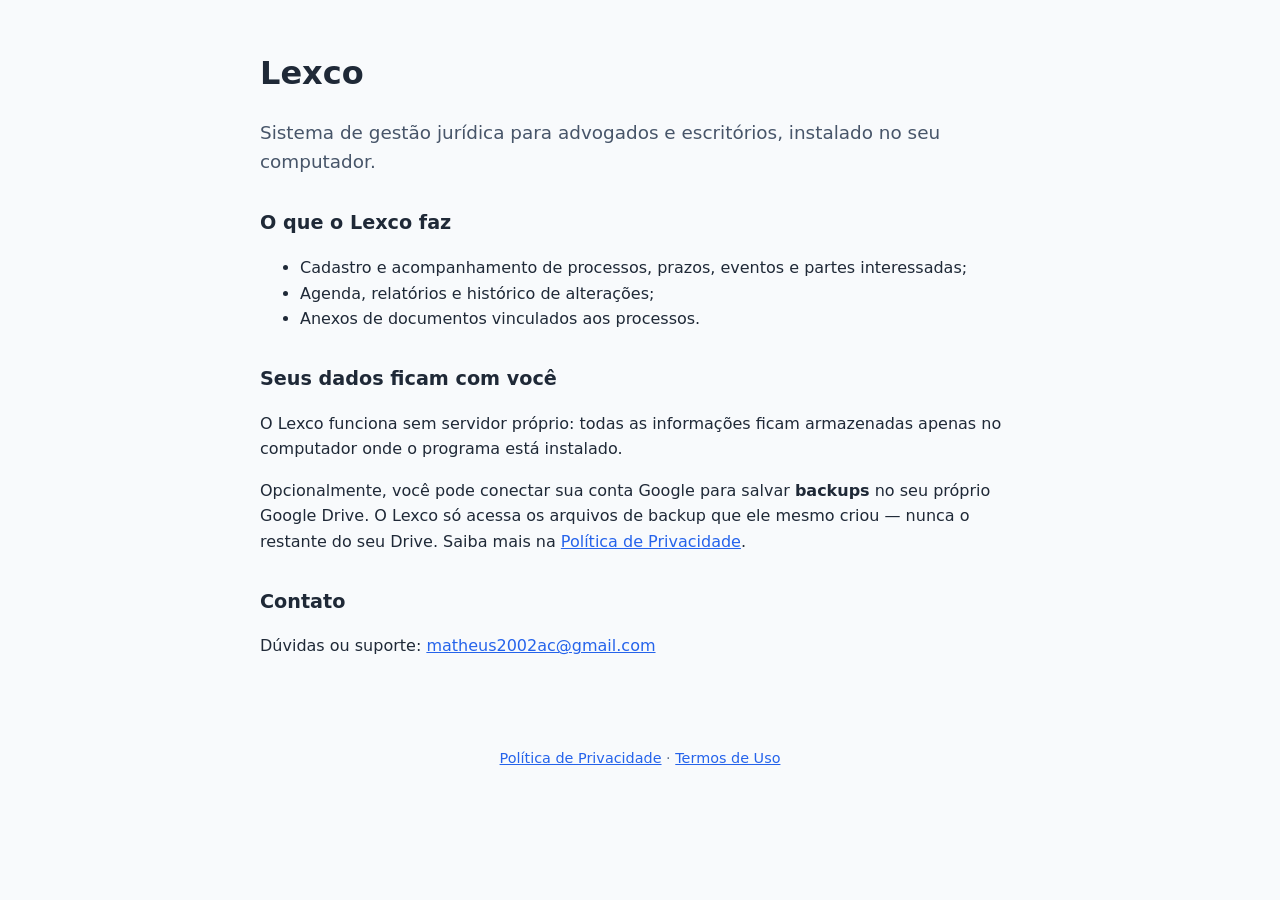
<file: index.html>
<!doctype html>
<html lang="pt-BR">
<head>
  <meta charset="UTF-8" />
  <meta name="viewport" content="width=device-width, initial-scale=1.0" />
  <title>Lexco — Gestão Jurídica</title>
  <meta name="description" content="Lexco é um sistema de gestão jurídica para computador: processos, prazos, agenda e partes, com dados guardados no próprio dispositivo." />
  <link rel="stylesheet" href="style.css" />
</head>
<body>
  <main>
    <h1>Lexco</h1>
    <p class="lead">Sistema de gestão jurídica para advogados e escritórios, instalado no seu computador.</p>

    <h2>O que o Lexco faz</h2>
    <ul>
      <li>Cadastro e acompanhamento de processos, prazos, eventos e partes interessadas;</li>
      <li>Agenda, relatórios e histórico de alterações;</li>
      <li>Anexos de documentos vinculados aos processos.</li>
    </ul>

    <h2>Seus dados ficam com você</h2>
    <p>
      O Lexco funciona sem servidor próprio: todas as informações ficam armazenadas apenas no
      computador onde o programa está instalado.
    </p>
    <p>
      Opcionalmente, você pode conectar sua conta Google para salvar <strong>backups</strong> no
      seu próprio Google Drive. O Lexco só acessa os arquivos de backup que ele mesmo criou —
      nunca o restante do seu Drive. Saiba mais na <a href="privacidade.html">Política de Privacidade</a>.
    </p>

    <h2>Contato</h2>
    <p>Dúvidas ou suporte: <a href="mailto:matheus2002ac@gmail.com">matheus2002ac@gmail.com</a></p>
  </main>
  <footer>
    <a href="privacidade.html">Política de Privacidade</a> · <a href="termos.html">Termos de Uso</a>
  </footer>
</body>
</html>
</file>
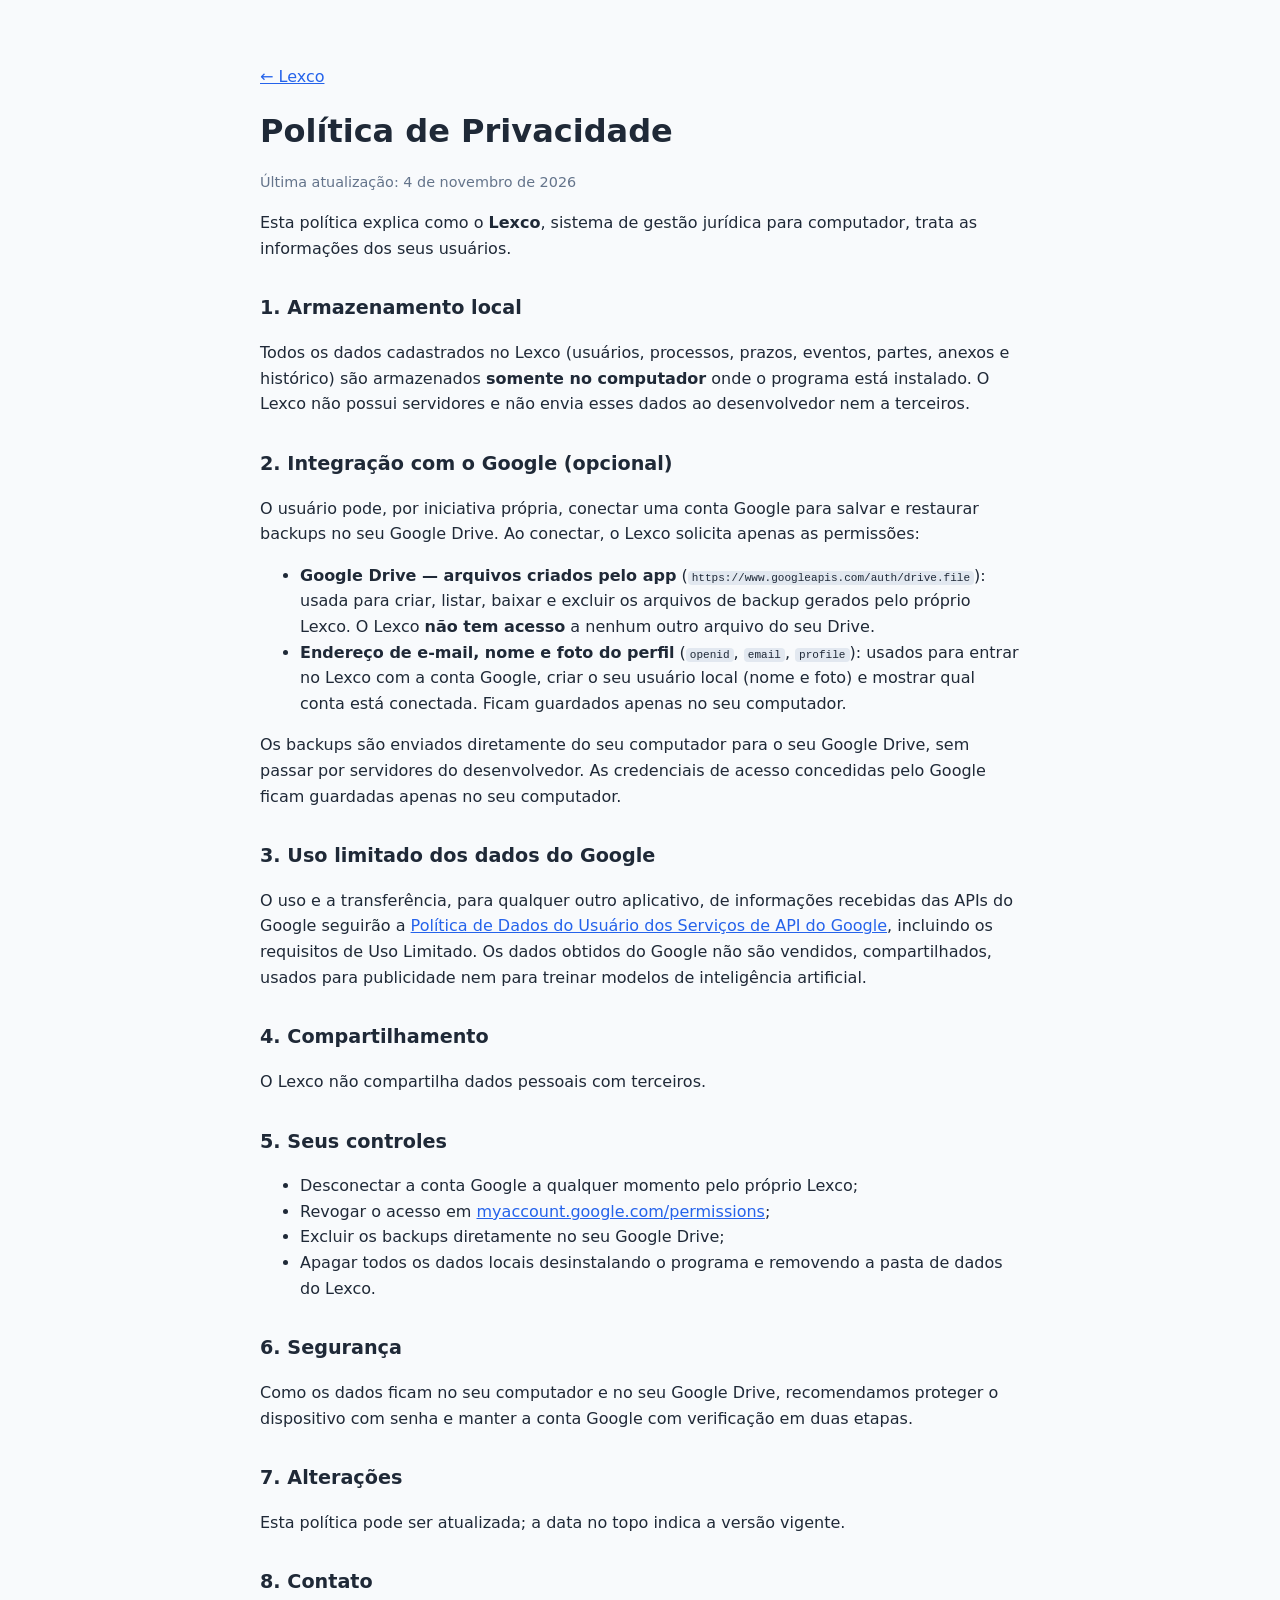
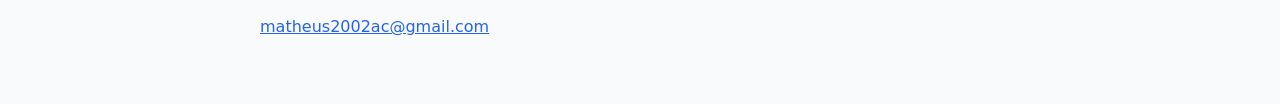
<file: privacidade.html>
<!doctype html>
<html lang="pt-BR">
<head>
  <meta charset="UTF-8" />
  <meta name="viewport" content="width=device-width, initial-scale=1.0" />
  <title>Política de Privacidade — Lexco</title>
  <link rel="stylesheet" href="style.css" />
</head>
<body>
  <main>
    <p><a href="index.html">← Lexco</a></p>
    <h1>Política de Privacidade</h1>
    <p class="muted">Última atualização: 4 de novembro de 2026</p>

    <p>
      Esta política explica como o <strong>Lexco</strong>, sistema de gestão jurídica para computador,
      trata as informações dos seus usuários.
    </p>

    <h2>1. Armazenamento local</h2>
    <p>
      Todos os dados cadastrados no Lexco (usuários, processos, prazos, eventos, partes, anexos e
      histórico) são armazenados <strong>somente no computador</strong> onde o programa está
      instalado. O Lexco não possui servidores e não envia esses dados ao desenvolvedor nem a
      terceiros.
    </p>

    <h2>2. Integração com o Google (opcional)</h2>
    <p>
      O usuário pode, por iniciativa própria, conectar uma conta Google para salvar e restaurar
      backups no seu Google Drive. Ao conectar, o Lexco solicita apenas as permissões:
    </p>
    <ul>
      <li>
        <strong>Google Drive — arquivos criados pelo app</strong>
        (<code>https://www.googleapis.com/auth/drive.file</code>): usada para criar, listar,
        baixar e excluir os arquivos de backup gerados pelo próprio Lexco. O Lexco
        <strong>não tem acesso</strong> a nenhum outro arquivo do seu Drive.
      </li>
      <li>
        <strong>Endereço de e-mail, nome e foto do perfil</strong> (<code>openid</code>,
        <code>email</code>, <code>profile</code>): usados para entrar no Lexco com a conta Google,
        criar o seu usuário local (nome e foto) e mostrar qual conta está conectada. Ficam guardados
        apenas no seu computador.
      </li>
    </ul>
    <p>
      Os backups são enviados diretamente do seu computador para o seu Google Drive, sem passar por
      servidores do desenvolvedor. As credenciais de acesso concedidas pelo Google ficam guardadas
      apenas no seu computador.
    </p>

    <h2>3. Uso limitado dos dados do Google</h2>
    <p>
      O uso e a transferência, para qualquer outro aplicativo, de informações recebidas das APIs do
      Google seguirão a
      <a href="https://developers.google.com/terms/api-services-user-data-policy" target="_blank" rel="noopener">Política de Dados do Usuário dos Serviços de API do Google</a>,
      incluindo os requisitos de Uso Limitado. Os dados obtidos do Google não são vendidos,
      compartilhados, usados para publicidade nem para treinar modelos de inteligência artificial.
    </p>

    <h2>4. Compartilhamento</h2>
    <p>O Lexco não compartilha dados pessoais com terceiros.</p>

    <h2>5. Seus controles</h2>
    <ul>
      <li>Desconectar a conta Google a qualquer momento pelo próprio Lexco;</li>
      <li>
        Revogar o acesso em
        <a href="https://myaccount.google.com/permissions" target="_blank" rel="noopener">myaccount.google.com/permissions</a>;
      </li>
      <li>Excluir os backups diretamente no seu Google Drive;</li>
      <li>Apagar todos os dados locais desinstalando o programa e removendo a pasta de dados do Lexco.</li>
    </ul>

    <h2>6. Segurança</h2>
    <p>
      Como os dados ficam no seu computador e no seu Google Drive, recomendamos proteger o
      dispositivo com senha e manter a conta Google com verificação em duas etapas.
    </p>

    <h2>7. Alterações</h2>
    <p>Esta política pode ser atualizada; a data no topo indica a versão vigente.</p>

    <h2>8. Contato</h2>
    <p><a href="mailto:matheus2002ac@gmail.com">matheus2002ac@gmail.com</a></p>
  </main>
</body>
</html>
</file>
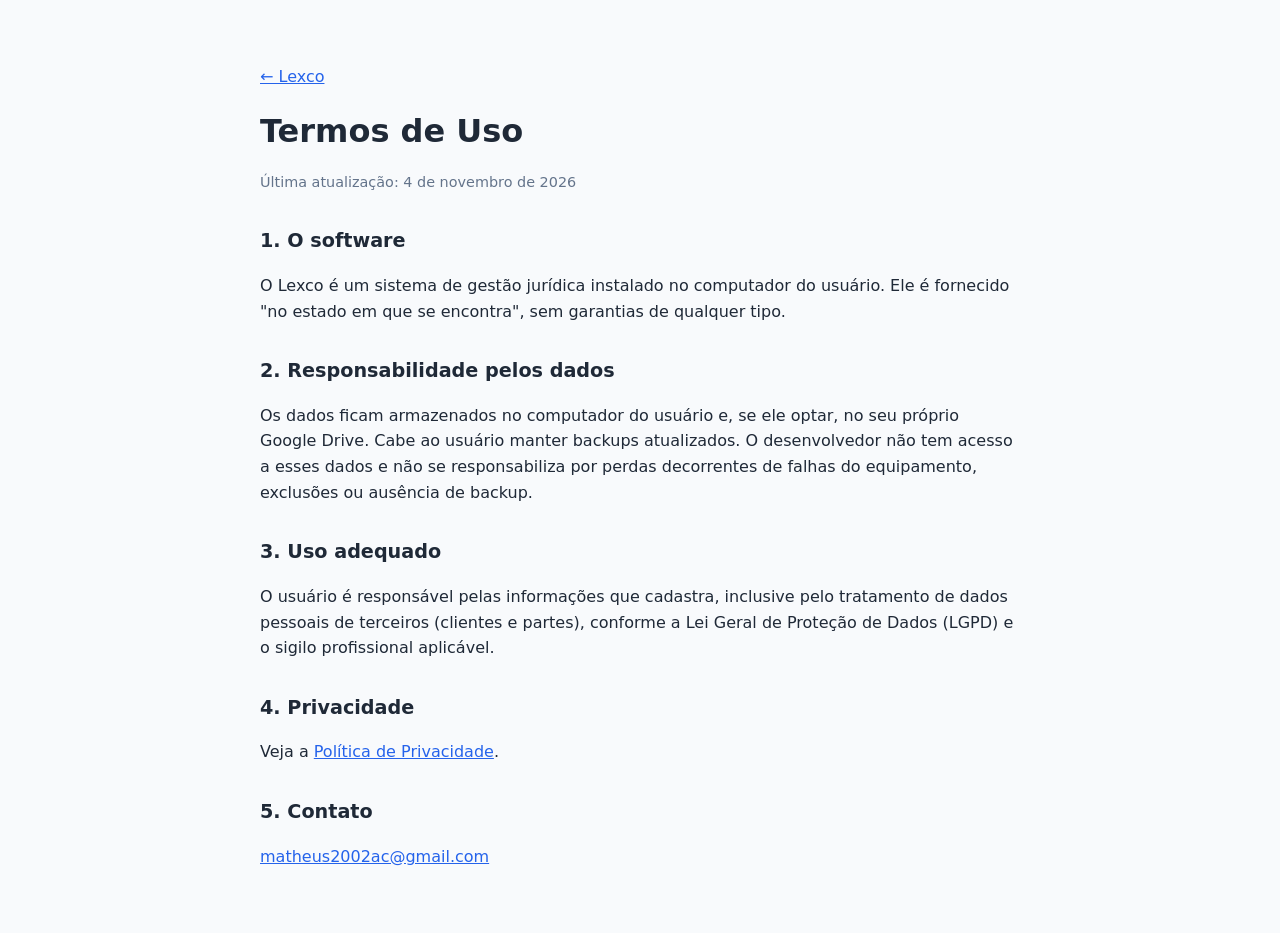
<file: termos.html>
<!doctype html>
<html lang="pt-BR">
<head>
  <meta charset="UTF-8" />
  <meta name="viewport" content="width=device-width, initial-scale=1.0" />
  <title>Termos de Uso — Lexco</title>
  <link rel="stylesheet" href="style.css" />
</head>
<body>
  <main>
    <p><a href="index.html">← Lexco</a></p>
    <h1>Termos de Uso</h1>
    <p class="muted">Última atualização: 4 de novembro de 2026</p>

    <h2>1. O software</h2>
    <p>
      O Lexco é um sistema de gestão jurídica instalado no computador do usuário. Ele é fornecido
      "no estado em que se encontra", sem garantias de qualquer tipo.
    </p>

    <h2>2. Responsabilidade pelos dados</h2>
    <p>
      Os dados ficam armazenados no computador do usuário e, se ele optar, no seu próprio Google
      Drive. Cabe ao usuário manter backups atualizados. O desenvolvedor não tem acesso a esses
      dados e não se responsabiliza por perdas decorrentes de falhas do equipamento, exclusões ou
      ausência de backup.
    </p>

    <h2>3. Uso adequado</h2>
    <p>
      O usuário é responsável pelas informações que cadastra, inclusive pelo tratamento de dados
      pessoais de terceiros (clientes e partes), conforme a Lei Geral de Proteção de Dados (LGPD) e
      o sigilo profissional aplicável.
    </p>

    <h2>4. Privacidade</h2>
    <p>Veja a <a href="privacidade.html">Política de Privacidade</a>.</p>

    <h2>5. Contato</h2>
    <p><a href="mailto:matheus2002ac@gmail.com">matheus2002ac@gmail.com</a></p>
  </main>
</body>
</html>
</file>
<file: style.css>
:root { color-scheme: light dark; }
body {
  margin: 0;
  font-family: system-ui, -apple-system, "Segoe UI", Roboto, sans-serif;
  line-height: 1.6;
  color: #1f2937;
  background: #f8fafc;
}
main { max-width: 760px; margin: 0 auto; padding: 48px 24px; }
h1 { font-size: 2rem; margin: 0 0 8px; }
h2 { font-size: 1.2rem; margin-top: 32px; }
.lead { font-size: 1.15rem; color: #475569; }
.muted { color: #64748b; font-size: .9rem; }
a { color: #2563eb; }
code { font-size: .85em; background: #e2e8f0; padding: 1px 4px; border-radius: 4px; word-break: break-all; }
footer { text-align: center; padding: 24px; color: #64748b; font-size: .9rem; }
@media (prefers-color-scheme: dark) {
  body { color: #e5e7eb; background: #0f172a; }
  .lead { color: #cbd5e1; }
  code { background: #1e293b; }
  a { color: #60a5fa; }
}
</file>
